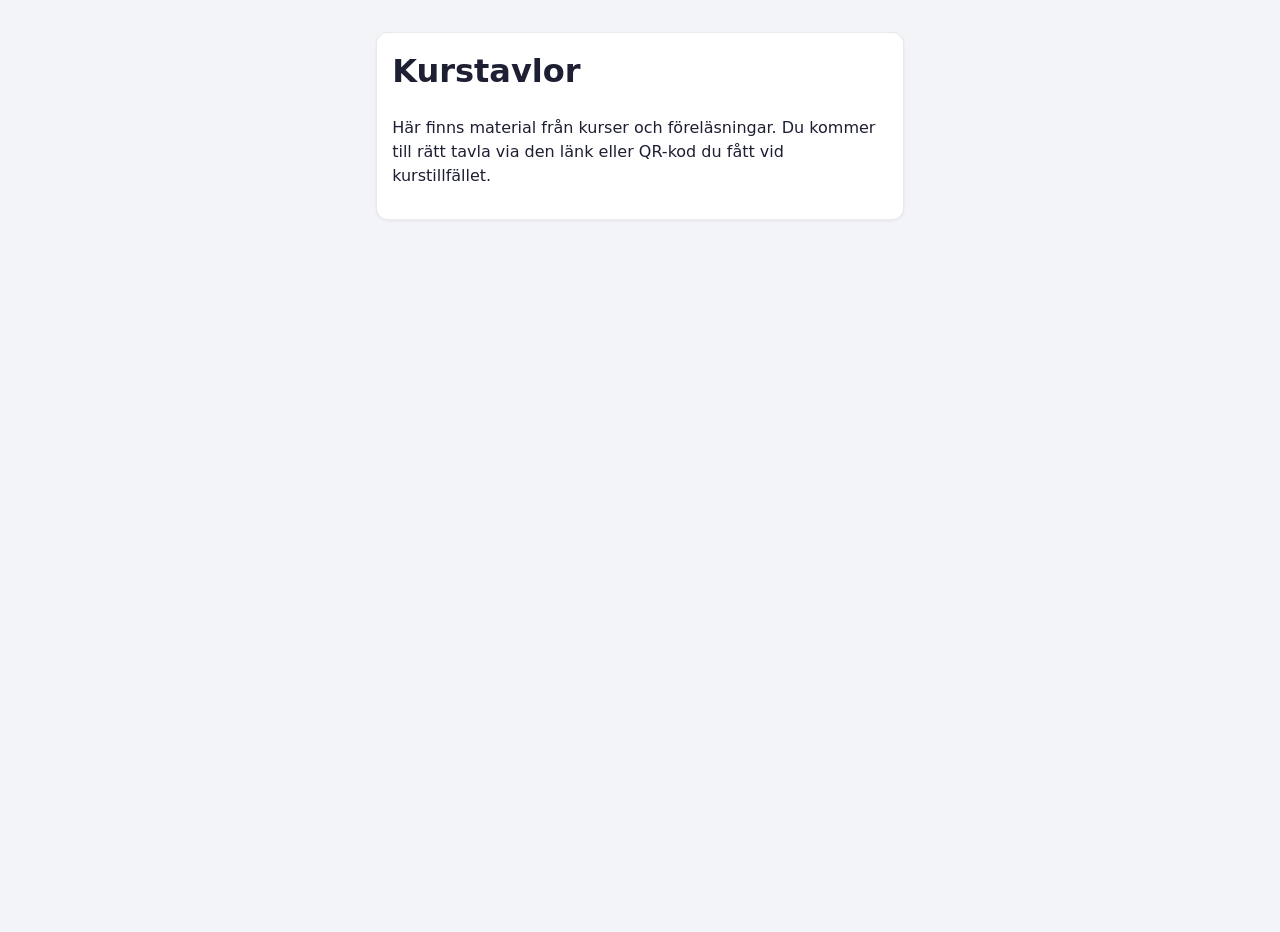
<file: index.html>
<!doctype html>
<html lang="sv">
<head>
  <meta charset="utf-8">
  <meta name="viewport" content="width=device-width, initial-scale=1">
  <meta name="robots" content="noindex, nofollow">
  <title>Kurstavlor</title>
  <link rel="stylesheet" href="/mall/tavla.css">
</head>
<body data-profil="neutral">
  <main class="kt-arkiv">
    <div class="post"><div class="post-kropp">
      <h1 style="margin-top:0">Kurstavlor</h1>
      <p>Här finns material från kurser och föreläsningar. Du kommer till rätt tavla via den länk eller QR-kod du fått vid kurstillfället.</p>
    </div></div>
  </main>
</body>
</html>
</file>
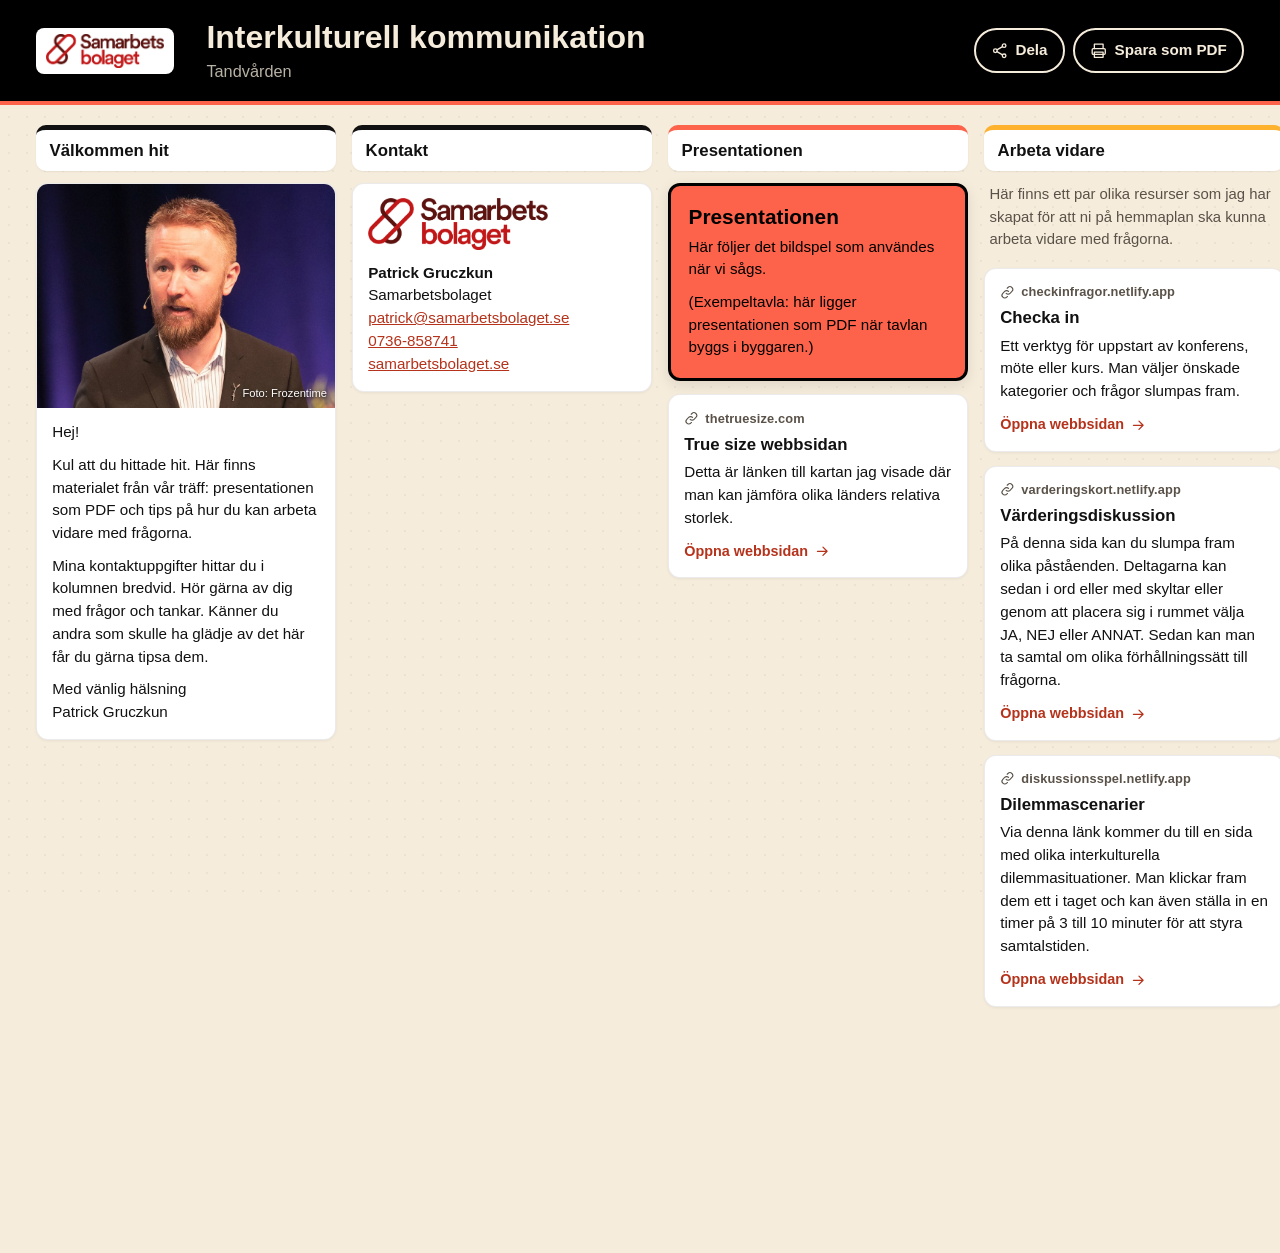
<file: interkulturell-kommunikation-tandvarden/index.html>
<!doctype html>
<html lang="sv">
<head>
  <meta charset="utf-8">
  <meta name="viewport" content="width=device-width, initial-scale=1">
  <meta name="robots" content="noindex, nofollow">
  <title>Kurstavla</title>
  <link rel="stylesheet" href="/mall/tavla.css">
</head>
<body>
  <div id="tavla"></div>
  <script src="/mall/profiler.js"></script>
  <script src="/mall/bibliotek/qrcode.min.js"></script>
  <script src="/mall/tavla.js"></script>
  <script>Kurstavla.starta();</script>
</body>
</html>
</file>
<file: mall/tavla.css>
/*
  Kurstavlor: gemensamt utseende
  Profilernas färger och typsnitt ligger överst (sök på data-profil).
*/

/* ---------- Profiler ---------- */

:root,
[data-profil="sb"] {
  --typsnitt: "Avenir Next", Avenir, "Segoe UI", "Helvetica Neue", Arial, sans-serif;
  --sida-bg: #f6ecdc;
  --sida-monster: radial-gradient(rgba(0, 0, 0, 0.045) 1px, transparent 1.2px) 0 0 / 18px 18px;
  --huvud-bg: #000;
  --huvud-text: #f6ecdc;
  --huvud-svag: rgba(246, 236, 220, 0.75);
  --text: #111;
  --text-svag: #5a5248;
  --kort-bg: #fff;
  --kort-kant: rgba(0, 0, 0, 0.08);
  --lank: #b5321b;
  --accent: #fd624a;
  --accent-pa: #000;
  --accent-ljus: #ffe9e4;
  --farg0: #fd624a;
  --farg1: #fdb12d;
  --farg2: #f7549b;
  --farg3: #3ad342;
  --farg4: #0098fa;
  --farg0-pa: #000; --farg1-pa: #000; --farg2-pa: #000; --farg3-pa: #000; --farg4-pa: #000;
  --mork: #000; --mork-pa: #f6ecdc;
}

/* GR: Arial. Färgerna är provisoriska tills GR:s profilfärger finns. */
[data-profil="gr"] {
  --typsnitt: Arial, "Helvetica Neue", Helvetica, sans-serif;
  --sida-bg: #eef1f4;
  --sida-monster: none;
  --huvud-bg: #ffffff;
  --huvud-text: #1b2a3a;
  --huvud-svag: #4d5b6a;
  --text: #1b2a3a;
  --text-svag: #4d5b6a;
  --kort-bg: #fff;
  --kort-kant: rgba(27, 42, 58, 0.1);
  --lank: #00548f;
  --accent: #00548f;
  --accent-pa: #fff;
  --accent-ljus: #e3eef7;
  --farg0: #00548f;
  --farg1: #1f6fa3;
  --farg2: #00857c;
  --farg3: #6a5aa8;
  --farg4: #4d5b6a;
  --farg0-pa: #fff; --farg1-pa: #fff; --farg2-pa: #fff; --farg3-pa: #fff; --farg4-pa: #fff;
  --mork: #1b2a3a; --mork-pa: #fff;
}

/* Neutral: lugn och ljus, inspirerad av Valet. Justeras när skärmdump finns. */
[data-profil="neutral"] {
  --typsnitt: system-ui, -apple-system, "Segoe UI", Roboto, Arial, sans-serif;
  --sida-bg: #f3f4f8;
  --sida-monster: none;
  --huvud-bg: #24264a;
  --huvud-text: #fff;
  --huvud-svag: rgba(255, 255, 255, 0.72);
  --text: #1d1f33;
  --text-svag: #555a73;
  --kort-bg: #fff;
  --kort-kant: rgba(29, 31, 51, 0.09);
  --lank: #4646c8;
  --accent: #5b5bd6;
  --accent-pa: #fff;
  --accent-ljus: #ececfb;
  --farg0: #5b5bd6;
  --farg1: #2fa6a0;
  --farg2: #e0767a;
  --farg3: #e2a63b;
  --farg4: #8a8fa8;
  --farg0-pa: #fff; --farg1-pa: #000; --farg2-pa: #000; --farg3-pa: #000; --farg4-pa: #000;
  --mork: #24264a; --mork-pa: #fff;
}

/* ---------- Grund ---------- */

[hidden] { display: none !important; }

*,
*::before,
*::after { box-sizing: border-box; }

html { -webkit-text-size-adjust: 100%; }

body {
  margin: 0;
  font-family: var(--typsnitt);
  color: var(--text);
  background: var(--sida-monster), var(--sida-bg);
  background-attachment: fixed;
  line-height: 1.5;
  min-height: 100vh;
}

a { color: var(--lank); }
a:focus-visible,
button:focus-visible { outline: 3px solid var(--accent); outline-offset: 2px; }

.ikon { width: 1.15em; height: 1.15em; fill: none; stroke: currentColor; stroke-width: 1.8; stroke-linecap: round; stroke-linejoin: round; flex: none; }

.kt-fel { padding: 2rem; font-size: 1.1rem; }

/* ---------- Sidhuvud ---------- */

.kt-huvud {
  display: flex;
  align-items: center;
  gap: 1.25rem 2rem;
  flex-wrap: wrap;
  padding: 1.1rem clamp(1rem, 3vw, 2.25rem);
  background: var(--huvud-bg);
  color: var(--huvud-text);
  border-bottom: 4px solid var(--accent);
}
.kt-logga img { display: block; height: 46px; width: auto; background: #fff; padding: 6px 10px; border-radius: 8px; }
.kt-logga-text { font-weight: 700; font-size: 1.05rem; }
.kt-titel { flex: 1 1 320px; min-width: 0; }
.kt-titel h1 { margin: 0; font-size: clamp(1.4rem, 2.6vw, 2rem); line-height: 1.2; font-weight: 800; }
.kt-underrubrik { margin: 0.2rem 0 0; color: var(--huvud-svag); font-size: 1.02rem; }
.kt-verktyg { display: flex; gap: 0.5rem; flex-wrap: wrap; }
.kt-utskrift-adress { display: none; }

[data-profil="gr"] .kt-logga img { background: transparent; padding: 0; }

/* ---------- Knappar ---------- */

.kt-knapp {
  display: inline-flex;
  align-items: center;
  gap: 0.45rem;
  font: inherit;
  font-size: 0.95rem;
  font-weight: 600;
  padding: 0.55rem 0.95rem;
  border-radius: 999px;
  border: 2px solid var(--accent);
  background: var(--accent);
  color: var(--accent-pa);
  cursor: pointer;
}
.kt-knapp.sekundar { background: transparent; color: var(--text); }
.kt-knapp.ljus { background: transparent; color: var(--huvud-text); border-color: currentColor; }
.kt-knapp.ljus:hover { background: rgba(127, 127, 127, 0.18); }

/* ---------- Kolumner ---------- */

.kt-kolumner {
  display: flex;
  align-items: flex-start;
  gap: 1rem;
  padding: 1.25rem clamp(1rem, 3vw, 2.25rem) 2.5rem;
  overflow-x: auto;
  scroll-snap-type: x proximity;
  scroll-padding-inline: clamp(1rem, 3vw, 2.25rem);
}

.kolumn {
  flex: 0 0 300px;
  width: 300px;
  scroll-snap-align: start;
}

.kolumn-rubrik { margin: 0 0 0.75rem; font-size: 1.05rem; }
.kolumn-rubrik button {
  all: unset;
  box-sizing: border-box;
  display: flex;
  justify-content: space-between;
  align-items: center;
  gap: 0.5rem;
  width: 100%;
  padding: 0.6rem 0.85rem;
  background: var(--kort-bg);
  border-radius: 10px;
  border-top: 5px solid var(--text);
  box-shadow: 0 1px 2px rgba(0, 0, 0, 0.06);
  font-weight: 800;
  line-height: 1.3;
}
.kolumn-farg0 .kolumn-rubrik button { border-top-color: var(--farg0); }
.kolumn-farg1 .kolumn-rubrik button { border-top-color: var(--farg1); }
.kolumn-farg2 .kolumn-rubrik button { border-top-color: var(--farg2); }
.kolumn-farg3 .kolumn-rubrik button { border-top-color: var(--farg3); }
.kolumn-farg4 .kolumn-rubrik button { border-top-color: var(--farg4); }
.kolumn-antal { display: none; }

.kolumn-intro {
  font-size: 0.93rem;
  color: var(--text-svag);
  padding: 0 0.35rem 0.6rem;
}
.kolumn-intro p { margin: 0 0 0.5rem; }

/* ---------- Poster ---------- */

.post {
  background: var(--kort-bg);
  border: 1px solid var(--kort-kant);
  border-radius: 12px;
  box-shadow: 0 1px 3px rgba(0, 0, 0, 0.06);
  margin-bottom: 0.85rem;
  overflow: hidden;
}
.post-kropp { padding: 0.85rem 0.95rem 0.95rem; }

.post-bild { display: block; position: relative; background: #ddd; }
.post-bild img { display: block; width: 100%; max-height: 240px; object-fit: cover; }
.post-bild.yt img { aspect-ratio: 16 / 9; }
.post-play {
  position: absolute; inset: 0; display: grid; place-items: center; color: #fff;
}
.post-play .ikon { width: 54px; height: 54px; filter: drop-shadow(0 1px 4px rgba(0, 0, 0, 0.6)); stroke-width: 1.4; }

.post-portratt { position: relative; margin: 0; }
.post-portratt img { display: block; width: 100%; aspect-ratio: 4 / 3; object-fit: cover; object-position: 50% 30%; }
.post-portratt figcaption {
  position: absolute; right: 0.5rem; bottom: 0.4rem;
  font-size: 0.7rem; color: #fff; text-shadow: 0 1px 3px rgba(0, 0, 0, 0.8);
}

.post-typ {
  display: flex; align-items: center; gap: 0.4rem;
  font-size: 0.8rem; font-weight: 600; letter-spacing: 0.01em;
  color: var(--text-svag);
  margin-bottom: 0.35rem;
}
.post-rubrik { margin: 0 0 0.35rem; font-size: 1.05rem; line-height: 1.3; }
.post-rubrik a { color: inherit; text-decoration: none; }
.post-rubrik a:hover { text-decoration: underline; }

.posttext { font-size: 0.95rem; overflow-wrap: anywhere; }
.posttext p { margin: 0 0 0.6rem; }
.posttext p:last-child { margin-bottom: 0; }
.posttext.begransad { max-height: 10.5em; overflow: hidden; }
.posttext.begransad.har-mer {
  -webkit-mask-image: linear-gradient(#000 65%, transparent);
  mask-image: linear-gradient(#000 65%, transparent);
}
.fall-ut {
  display: flex; align-items: center; gap: 0.4rem;
  font: inherit; font-size: 0.88rem; font-weight: 700;
  background: none; border: 0; padding: 0.35rem 0; margin-top: 0.2rem;
  color: var(--lank); cursor: pointer;
}
.fall-ut::after {
  content: ""; width: 0.45em; height: 0.45em;
  border-right: 2px solid currentColor; border-bottom: 2px solid currentColor;
  transform: rotate(45deg) translateY(-2px);
}
.posttext.utfalld + .fall-ut::after { transform: rotate(-135deg) translateY(-1px); }

.post-knapp {
  display: flex; width: fit-content; align-items: center; gap: 0.35rem;
  margin-top: 0.7rem;
  font-size: 0.9rem; font-weight: 700;
  text-decoration: none;
}
.post-knapp:hover { text-decoration: underline; }

.post.framhavd { border: 3px solid var(--accent); box-shadow: 0 4px 14px rgba(0, 0, 0, 0.1); }
.post.framhavd .post-kropp { padding: 1.05rem 1.1rem 1.15rem; }
.post.framhavd .post-rubrik { font-size: 1.3rem; }
.post.framhavd .post-knapp {
  background: var(--accent); color: var(--accent-pa);
  padding: 0.5rem 0.9rem; border-radius: 999px;
}

/* Rutor med bakgrundsfärg */
.post[data-farg="f0"] { --pf-bg: var(--farg0); --pf-text: var(--farg0-pa); }
.post[data-farg="f1"] { --pf-bg: var(--farg1); --pf-text: var(--farg1-pa); }
.post[data-farg="f2"] { --pf-bg: var(--farg2); --pf-text: var(--farg2-pa); }
.post[data-farg="f3"] { --pf-bg: var(--farg3); --pf-text: var(--farg3-pa); }
.post[data-farg="f4"] { --pf-bg: var(--farg4); --pf-text: var(--farg4-pa); }
.post[data-farg="mork"] { --pf-bg: var(--mork); --pf-text: var(--mork-pa); }
.post[data-farg] { background: var(--pf-bg); color: var(--pf-text); border-color: transparent; --lank: var(--pf-text); }
.post[data-farg] .post-typ { color: inherit; opacity: 0.8; }
.post[data-farg] .post-knapp, .post[data-farg] .fall-ut { color: inherit; text-decoration: underline; text-underline-offset: 3px; }
.post[data-farg].framhavd { border-color: var(--pf-text); }
.post[data-farg].framhavd .post-knapp { background: var(--pf-text); color: var(--pf-bg); text-decoration: none; }

.post-kontakt p { margin: 0; font-size: 0.95rem; }
.kontakt-logga { display: block; max-width: 180px; height: auto; margin-bottom: 0.75rem; }

.kt-banner {
  margin: 1rem clamp(1rem, 3vw, 2.25rem) 0;
  padding: 0.7rem 1rem;
  border-radius: 8px;
  background: var(--accent-ljus);
  border: 1px solid var(--accent);
}
.kt-arkiv { max-width: 560px; margin: 2rem auto; padding: 0 1rem; }
.kt-arkiv h2 { margin-top: 0; }

/* ---------- Dela-dialogen ---------- */

.kt-dialog {
  border: 0; border-radius: 14px; padding: 1.4rem 1.5rem;
  width: min(440px, calc(100vw - 2rem));
  color: #111; background: #fff;
  font-family: var(--typsnitt);
  box-shadow: 0 12px 40px rgba(0, 0, 0, 0.3);
}
.kt-dialog::backdrop { background: rgba(0, 0, 0, 0.45); }
.kt-dialog h2 { margin: 0 0 1rem; font-size: 1.25rem; }
.kt-etikett { display: block; font-size: 0.85rem; font-weight: 700; margin-bottom: 0.3rem; }
.kt-rad { display: flex; gap: 0.5rem; align-items: center; flex-wrap: wrap; }
.kt-rad input { flex: 1 1 200px; font: inherit; font-size: 0.9rem; padding: 0.5rem 0.6rem; border: 1px solid #bbb; border-radius: 8px; min-width: 0; }
.kt-qr { margin: 1rem auto; width: 220px; }
.kt-qr svg { display: block; width: 100%; height: auto; }
.kt-rad-knappar { justify-content: center; }
.kt-rad-slut { justify-content: flex-end; margin-top: 1rem; }
.kt-dialog .kt-knapp.sekundar { color: #111; }

/* ---------- Mobil ---------- */

@media (max-width: 720px) {
  .kt-huvud { padding: 1rem; gap: 0.8rem; }
  .kt-logga img { height: 38px; }
  .kt-verktyg { width: 100%; }
  .kt-verktyg .kt-knapp { flex: 1; justify-content: center; }

  .kt-kolumner { display: block; padding: 1rem 0.75rem 2rem; overflow: visible; }
  .kolumn { width: auto; margin-bottom: 0.6rem; }
  .kolumn-rubrik { margin-bottom: 0.5rem; }
  .kolumn-rubrik button { cursor: pointer; padding: 0.85rem 1rem; }
  .kolumn-rubrik button::after {
    content: ""; width: 0.55em; height: 0.55em; flex: none;
    border-right: 2.5px solid currentColor; border-bottom: 2.5px solid currentColor;
    transform: rotate(45deg) translateY(-2px); transition: transform 0.15s;
  }
  .kolumn.oppen .kolumn-rubrik button::after { transform: rotate(-135deg) translateY(-2px); }
  .kolumn-antal {
    display: inline-block; margin-left: auto; font-size: 0.8rem; font-weight: 700;
    background: var(--sida-bg); border-radius: 999px; padding: 0.1rem 0.55rem;
  }
  .kolumn:not(.oppen) .kolumn-innehall { display: none; }
  .post-bild img { max-height: 200px; }
}

@media (min-width: 721px) {
  .kolumn-rubrik button { pointer-events: none; }
}

/* ---------- Utskrift / Spara som PDF ---------- */

@media print {
  @page { margin: 14mm; }
  body { background: #fff !important; color: #000; font-size: 10.5pt; }
  .kt-huvud { background: #fff !important; color: #000 !important; border-bottom: 2px solid #000; padding: 0 0 8pt; }
  .kt-underrubrik { color: #333 !important; }
  .kt-verktyg, .fall-ut, .post-play, .kt-banner { display: none !important; }
  .kt-utskrift-adress { display: block; width: 100%; margin: 0; font-size: 9pt; color: #333; }
  .kt-logga img { height: 34px; padding: 0; }
  .kt-kolumner { display: block; padding: 8pt 0 0; overflow: visible; }
  .kolumn { width: auto; margin-bottom: 12pt; break-inside: auto; }
  .kolumn-innehall { display: block !important; }
  .kolumn-rubrik { break-after: avoid; margin-bottom: 6pt; font-size: 13pt; }
  .kolumn-rubrik button { box-shadow: none; padding: 0 0 2pt; border-top: 0; border-bottom: 2px solid #000; border-radius: 0; }
  .kolumn-rubrik button::after, .kolumn-antal { display: none !important; }
  .post { break-inside: avoid; box-shadow: none; border: 1px solid #ccc; border-radius: 4px; margin-bottom: 6pt; }
  .post[data-farg] { background: #fff !important; color: #000 !important; border-left: 6px solid var(--pf-bg); }
  .post.framhavd { border: 2px solid #000; }
  .post-bild, .post-portratt { display: none; }
  .post-kropp { padding: 6pt 8pt; }
  .posttext.begransad { max-height: none; overflow: visible; -webkit-mask-image: none; mask-image: none; }
  .post-knapp { background: none !important; color: #000 !important; padding: 0 !important; margin-top: 4pt; font-weight: 400; font-size: 9pt; }
  .post-knapp .ikon { display: none; }
  .post-knapp[data-utskrift]::after { content: " " attr(data-utskrift); word-break: break-all; }
  .posttext a[data-utskrift]::after { content: ""; }
  a { color: #000; }
}
</file>
